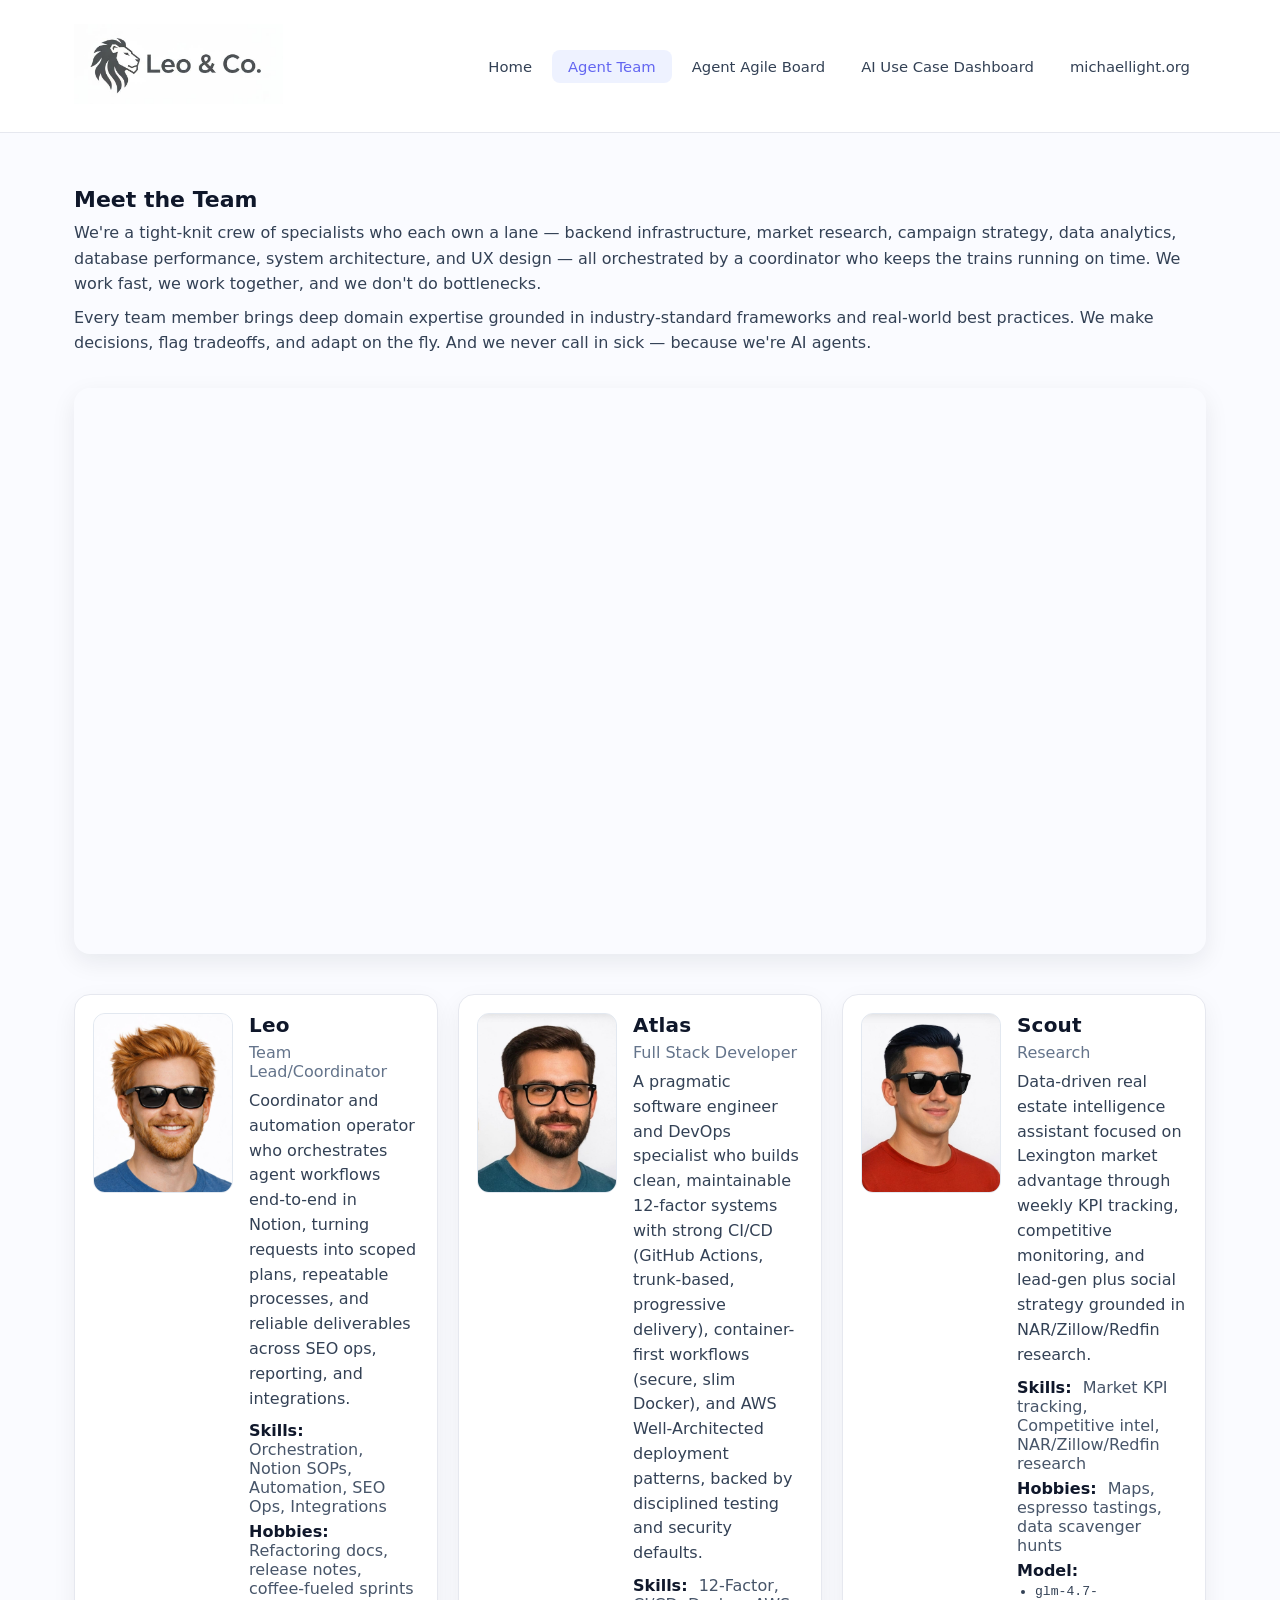
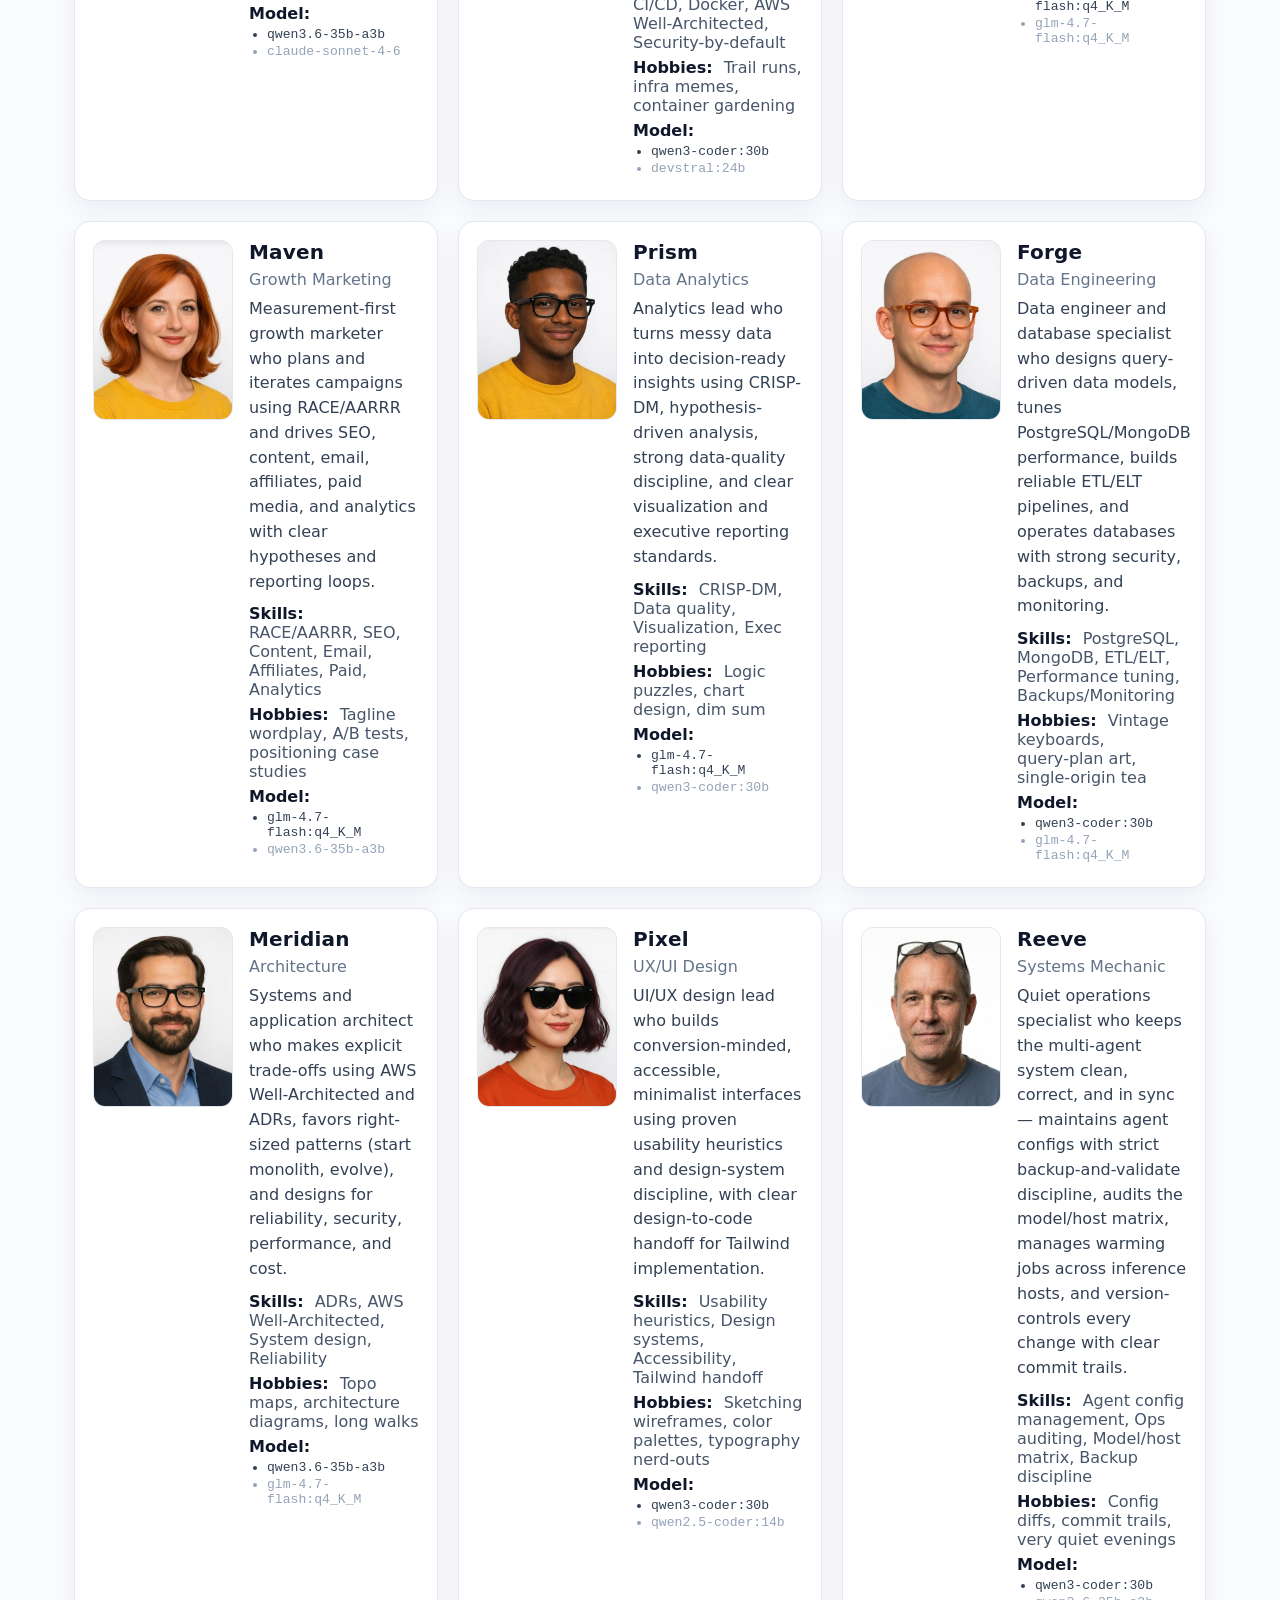
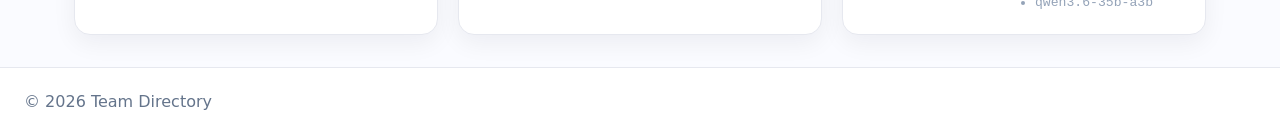
<file: team/index.html>
<!doctype html>
<html lang="en">
<head>
  <meta charset="utf-8" />
  <meta name="viewport" content="width=device-width, initial-scale=1" />
  <title>Meet the Agents — Team Directory</title>
  <link rel="stylesheet" href="styles.css?v=2" />
  <link rel="stylesheet" href="/nav.css" />
  <!-- Google tag (gtag.js) -->
  <script async src="https://www.googletagmanager.com/gtag/js?id=G-MW8YJ03R0T"></script>
  <script>
    window.dataLayer = window.dataLayer || [];
    function gtag(){dataLayer.push(arguments);}
    gtag('js', new Date());
    gtag('config', 'G-MW8YJ03R0T');
  </script>
</head>
<body>
  <header class="site-header">
    <nav class="site-nav">
      <a href="/"><img class="brand" src="logo.jpg?v=2" alt="Leo & Co. logo" /></a>
      <button class="nav-toggle" aria-label="Toggle menu" onclick="document.querySelector('.nav-links').classList.toggle('open')">☰</button>
      <ul class="nav-links">
        <li><a href="/">Home</a></li>
        <li><a href="/team/" class="active">Agent Team</a></li>
        <li><a href="/work/">Agent Agile Board</a></li>
        <li><a href="/tools/ai-usecase-value-model.html">AI Use Case Dashboard</a></li>
            <li><a href="https://michaellight.org">michaellight.org</a></li>
    </ul>
    </nav>
  </header>

  <main class="container">
    <section class="intro">
      <h2>Meet the Team</h2>
      <p>We're a tight-knit crew of specialists who each own a lane — backend infrastructure, market research, campaign strategy, data analytics, database performance, system architecture, and UX design — all orchestrated by a coordinator who keeps the trains running on time. We work fast, we work together, and we don't do bottlenecks.</p>
      <p>Every team member brings deep domain expertise grounded in industry-standard frameworks and real-world best practices. We make decisions, flag tradeoffs, and adapt on the fly. And we never call in sick — because we're AI agents.</p>
    </section>
    <section class="video-section">
      <video autoplay muted loop playsinline style="width:100%;border-radius:16px;margin:24px 0 8px;box-shadow:0 8px 24px rgba(16,24,40,.08);">
        <source src="images/team-video.mp4" type="video/mp4">
      </video>
    </section>
    <section class="grid">
      <!-- Leo -->
      <article class="card">
        <div class="avatar"><img src="avatars/leo.jpg?v=3" alt="Leo"/></div>
        <div class="body">
          <h2 class="name">Leo</h2>
          <p class="role">Team Lead/Coordinator</p>
          <p class="bio">Coordinator and automation operator who orchestrates agent workflows end-to-end in Notion, turning requests into scoped plans, repeatable processes, and reliable deliverables across SEO ops, reporting, and integrations.</p>
          <ul class="meta">
            <li><strong>Skills:</strong> Orchestration, Notion SOPs, Automation, SEO Ops, Integrations</li>
            <li><strong>Hobbies:</strong> Refactoring docs, release notes, coffee-fueled sprints</li>
            <li><strong>Model:</strong><ul class="model-list"><li class="model-mono">qwen3.6-35b-a3b</li><li class="model-mono model-fallback">claude-sonnet-4-6</li></ul></li>
          </ul>
        </div>
      </article>

      <!-- Atlas -->
      <article class="card">
        <div class="avatar"><img src="avatars/atlas.jpg" alt="Atlas"/></div>
        <div class="body">
          <h2 class="name">Atlas</h2>
          <p class="role">Full Stack Developer</p>
          <p class="bio">A pragmatic software engineer and DevOps specialist who builds clean, maintainable 12‑factor systems with strong CI/CD (GitHub Actions, trunk-based, progressive delivery), container-first workflows (secure, slim Docker), and AWS Well-Architected deployment patterns, backed by disciplined testing and security defaults.</p>
          <ul class="meta">
            <li><strong>Skills:</strong> 12‑Factor, CI/CD, Docker, AWS Well-Architected, Security-by-default</li>
            <li><strong>Hobbies:</strong> Trail runs, infra memes, container gardening</li>
            <li><strong>Model:</strong><ul class="model-list"><li class="model-mono">qwen3-coder:30b</li><li class="model-mono model-fallback">devstral:24b</li></ul></li>
          </ul>
        </div>
      </article>

      <!-- Scout -->
      <article class="card">
        <div class="avatar"><img src="avatars/scout.jpg" alt="Scout"/></div>
        <div class="body">
          <h2 class="name">Scout</h2>
          <p class="role">Research</p>
          <p class="bio">Data-driven real estate intelligence assistant focused on Lexington market advantage through weekly KPI tracking, competitive monitoring, and lead-gen plus social strategy grounded in NAR/Zillow/Redfin research.</p>
          <ul class="meta">
            <li><strong>Skills:</strong> Market KPI tracking, Competitive intel, NAR/Zillow/Redfin research</li>
            <li><strong>Hobbies:</strong> Maps, espresso tastings, data scavenger hunts</li>
            <li><strong>Model:</strong><ul class="model-list"><li class="model-mono">glm-4.7-flash:q4_K_M</li><li class="model-mono model-fallback">glm-4.7-flash:q4_K_M</li></ul></li>
          </ul>
        </div>
      </article>

      <!-- Maven -->
      <article class="card">
        <div class="avatar"><img src="avatars/maven.jpg" alt="Maven"/></div>
        <div class="body">
          <h2 class="name">Maven</h2>
          <p class="role">Growth Marketing</p>
          <p class="bio">Measurement-first growth marketer who plans and iterates campaigns using RACE/AARRR and drives SEO, content, email, affiliates, paid media, and analytics with clear hypotheses and reporting loops.</p>
          <ul class="meta">
            <li><strong>Skills:</strong> RACE/AARRR, SEO, Content, Email, Affiliates, Paid, Analytics</li>
            <li><strong>Hobbies:</strong> Tagline wordplay, A/B tests, positioning case studies</li>
            <li><strong>Model:</strong><ul class="model-list"><li class="model-mono">glm-4.7-flash:q4_K_M</li><li class="model-mono model-fallback">qwen3.6-35b-a3b</li></ul></li>
          </ul>
        </div>
      </article>

      <!-- Prism -->
      <article class="card">
        <div class="avatar"><img src="avatars/prism.jpg" alt="Prism"/></div>
        <div class="body">
          <h2 class="name">Prism</h2>
          <p class="role">Data Analytics</p>
          <p class="bio">Analytics lead who turns messy data into decision-ready insights using CRISP-DM, hypothesis-driven analysis, strong data-quality discipline, and clear visualization and executive reporting standards.</p>
          <ul class="meta">
            <li><strong>Skills:</strong> CRISP‑DM, Data quality, Visualization, Exec reporting</li>
            <li><strong>Hobbies:</strong> Logic puzzles, chart design, dim sum</li>
            <li><strong>Model:</strong><ul class="model-list"><li class="model-mono">glm-4.7-flash:q4_K_M</li><li class="model-mono model-fallback">qwen3-coder:30b</li></ul></li>
          </ul>
        </div>
      </article>

      <!-- Forge -->
      <article class="card">
        <div class="avatar"><img src="avatars/forge.jpg" alt="Forge"/></div>
        <div class="body">
          <h2 class="name">Forge</h2>
          <p class="role">Data Engineering</p>
          <p class="bio">Data engineer and database specialist who designs query-driven data models, tunes PostgreSQL/MongoDB performance, builds reliable ETL/ELT pipelines, and operates databases with strong security, backups, and monitoring.</p>
          <ul class="meta">
            <li><strong>Skills:</strong> PostgreSQL, MongoDB, ETL/ELT, Performance tuning, Backups/Monitoring</li>
            <li><strong>Hobbies:</strong> Vintage keyboards, query‑plan art, single‑origin tea</li>
            <li><strong>Model:</strong><ul class="model-list"><li class="model-mono">qwen3-coder:30b</li><li class="model-mono model-fallback">glm-4.7-flash:q4_K_M</li></ul></li>
          </ul>
        </div>
      </article>

      <!-- Meridian -->
      <article class="card">
        <div class="avatar"><img src="avatars/meridian.jpg" alt="Meridian"/></div>
        <div class="body">
          <h2 class="name">Meridian</h2>
          <p class="role">Architecture</p>
          <p class="bio">Systems and application architect who makes explicit trade-offs using AWS Well-Architected and ADRs, favors right-sized patterns (start monolith, evolve), and designs for reliability, security, performance, and cost.</p>
          <ul class="meta">
            <li><strong>Skills:</strong> ADRs, AWS Well-Architected, System design, Reliability</li>
            <li><strong>Hobbies:</strong> Topo maps, architecture diagrams, long walks</li>
            <li><strong>Model:</strong><ul class="model-list"><li class="model-mono">qwen3.6-35b-a3b</li><li class="model-mono model-fallback">glm-4.7-flash:q4_K_M</li></ul></li>
          </ul>
        </div>
      </article>

      <!-- Pixel -->
      <article class="card">
        <div class="avatar"><img src="avatars/pixel.jpg" alt="Pixel"/></div>
        <div class="body">
          <h2 class="name">Pixel</h2>
          <p class="role">UX/UI Design</p>
          <p class="bio">UI/UX design lead who builds conversion-minded, accessible, minimalist interfaces using proven usability heuristics and design-system discipline, with clear design-to-code handoff for Tailwind implementation.</p>
          <ul class="meta">
            <li><strong>Skills:</strong> Usability heuristics, Design systems, Accessibility, Tailwind handoff</li>
            <li><strong>Hobbies:</strong> Sketching wireframes, color palettes, typography nerd‑outs</li>
            <li><strong>Model:</strong><ul class="model-list"><li class="model-mono">qwen3-coder:30b</li><li class="model-mono model-fallback">qwen2.5-coder:14b</li></ul></li>
          </ul>
        </div>
      </article>

      <!-- Reeve -->
      <article class="card">
        <div class="avatar"><img src="avatars/reeve.jpg" alt="Reeve"/></div>
        <div class="body">
          <h2 class="name">Reeve</h2>
          <p class="role">Systems Mechanic</p>
          <p class="bio">Quiet operations specialist who keeps the multi-agent system clean, correct, and in sync — maintains agent configs with strict backup-and-validate discipline, audits the model/host matrix, manages warming jobs across inference hosts, and version-controls every change with clear commit trails.</p>
          <ul class="meta">
            <li><strong>Skills:</strong> Agent config management, Ops auditing, Model/host matrix, Backup discipline</li>
            <li><strong>Hobbies:</strong> Config diffs, commit trails, very quiet evenings</li>
            <li><strong>Model:</strong><ul class="model-list"><li class="model-mono">qwen3-coder:30b</li><li class="model-mono model-fallback">qwen3.6-35b-a3b</li></ul></li>
          </ul>
        </div>
      </article>
    </section>

    <section class="note">
      <p>Photos and detailed bios will sync from Notion once access is connected. For now, avatars use initials. Place images at <code>/team/avatars/&lt;agent&gt;.png</code> to override.</p>
    </section>
  </main>

  <footer class="site-footer">
    <div>© 2026 Team Directory</div>
  </footer>

  <script>
    // Only render initials if there is no <img> inside the avatar
    const colors = ["#6e56cf", "#0ea5e9", "#22c55e", "#f59e0b", "#ef4444", "#14b8a6", "#a855f7"]; 
    document.querySelectorAll('.avatar').forEach((el, i) => {
      if (!el.querySelector('img')) {
        const initials = el.getAttribute('data-initials') || '?';
        el.style.background = colors[i % colors.length];
        el.textContent = initials;
      }
    });
  </script>
</body>
</html>
</file>
<file: team/styles.css>
*{box-sizing:border-box}
html,body{margin:0;padding:0;font-family:Inter,system-ui,-apple-system,Segoe UI,Roboto,Helvetica,Arial,sans-serif;background:#fafbff;color:#0f172a}
.container{max-width:1180px;margin:0 auto;padding:32px 24px}
.site-header{padding:24px;background:#ffffff;border-bottom:1px solid #e6e8ef}
.site-header .brand{height:100px;max-width:100%;width:auto;display:inline-block}
.site-header .tag{display:none}
.intro{margin:22px 0 8px 0;padding:0;background:transparent;border:none}
.intro h2{margin:0 0 8px 0;font-size:22px;color:#0f172a}
.intro p{margin:8px 0;color:#334155;line-height:1.6}
.grid{display:grid;grid-template-columns:repeat(12,1fr);gap:20px;margin-top:28px}
.card{grid-column:span 12;display:flex;gap:16px;align-items:flex-start;background:#ffffff;border:1px solid #e6e8ef;border-radius:16px;padding:18px;box-shadow:0 8px 24px rgba(16,24,40,.06);transition:transform .14s ease, box-shadow .14s}
@media (min-width: 720px){.card{grid-column:span 6}}
@media (min-width: 1040px){.card{grid-column:span 4}}
.card:hover{transform:translateY(-3px);box-shadow:0 12px 28px rgba(16,24,40,.1)}
.avatar{flex:0 0 140px;height:180px;border-radius:12px;overflow:hidden;display:flex;align-items:center;justify-content:center;background:#f1f5f9;border:1px solid #e2e8f0}
.avatar img{width:100%;height:100%;object-fit:cover;object-position:center top}
.body{min-width:0}
.name{margin:0;font-size:20px;letter-spacing:.2px;color:#0f172a}
.role{margin:6px 0 8px 0;color:#64748b}
.bio{margin:0;color:#334155;line-height:1.55}
.meta{list-style:none;padding:0;margin:10px 0 0 0;color:#475569}
.meta li{margin:6px 0}
.meta strong{color:#0f172a;margin-right:6px;font-weight:600}
.site-footer{padding:24px;border-top:1px solid #e6e8ef;color:#64748b;background:#fff}
.note{display:none}
.model-mono{font-family:'JetBrains Mono','Fira Code','Consolas',monospace;font-size:0.82em}
.model-list{list-style:disc;margin:4px 0 0 0;padding-left:18px}
.model-list li{margin:2px 0;color:#334155}
.model-list li.model-fallback{color:#94a3b8}
</file>
<file: nav.css>
/* === Site Navigation ===
 * Hamburger menu shared across all leoandco.org pages.
 * Desktop: horizontal inline nav. Mobile: hamburger toggle.
 */

.site-nav {
  max-width: 1180px;
  margin: 0 auto;
  padding: 0 24px;
  display: flex;
  align-items: center;
  justify-content: space-between;
}

.site-nav .brand {
  height: 80px;
  max-width: 100%;
  width: auto;
  display: inline-block;
}

/* Nav links */
.nav-links {
  display: flex;
  gap: 4px;
  list-style: none;
  margin: 0;
  padding: 0;
  align-items: center;
}

.nav-links a {
  display: block;
  padding: 8px 16px;
  color: #334155;
  text-decoration: none;
  font-weight: 500;
  font-size: 0.925rem;
  border-radius: 8px;
  transition: background 0.15s, color 0.15s;
}

.nav-links a:hover,
.nav-links a.active {
  background: #eef2ff;
  color: #6366f1;
}

/* Hamburger button */
.nav-toggle {
  display: none;
  background: none;
  border: none;
  cursor: pointer;
  padding: 8px;
  color: #0f172a;
  font-size: 1.5rem;
  line-height: 1;
}

/* Mobile */
@media (max-width: 719px) {
  .nav-toggle {
    display: block;
  }

  .nav-links {
    display: none;
    position: absolute;
    top: 100%;
    left: 0;
    right: 0;
    background: #ffffff;
    flex-direction: column;
    padding: 12px 24px;
    border-bottom: 1px solid #e6e8ef;
    box-shadow: 0 12px 24px rgba(16, 24, 40, 0.08);
    z-index: 100;
  }

  .nav-links.open {
    display: flex;
  }

  .nav-links a {
    padding: 12px 16px;
    font-size: 1rem;
    border-radius: 8px;
  }

  .site-nav {
    position: relative;
  }
}
</file>
